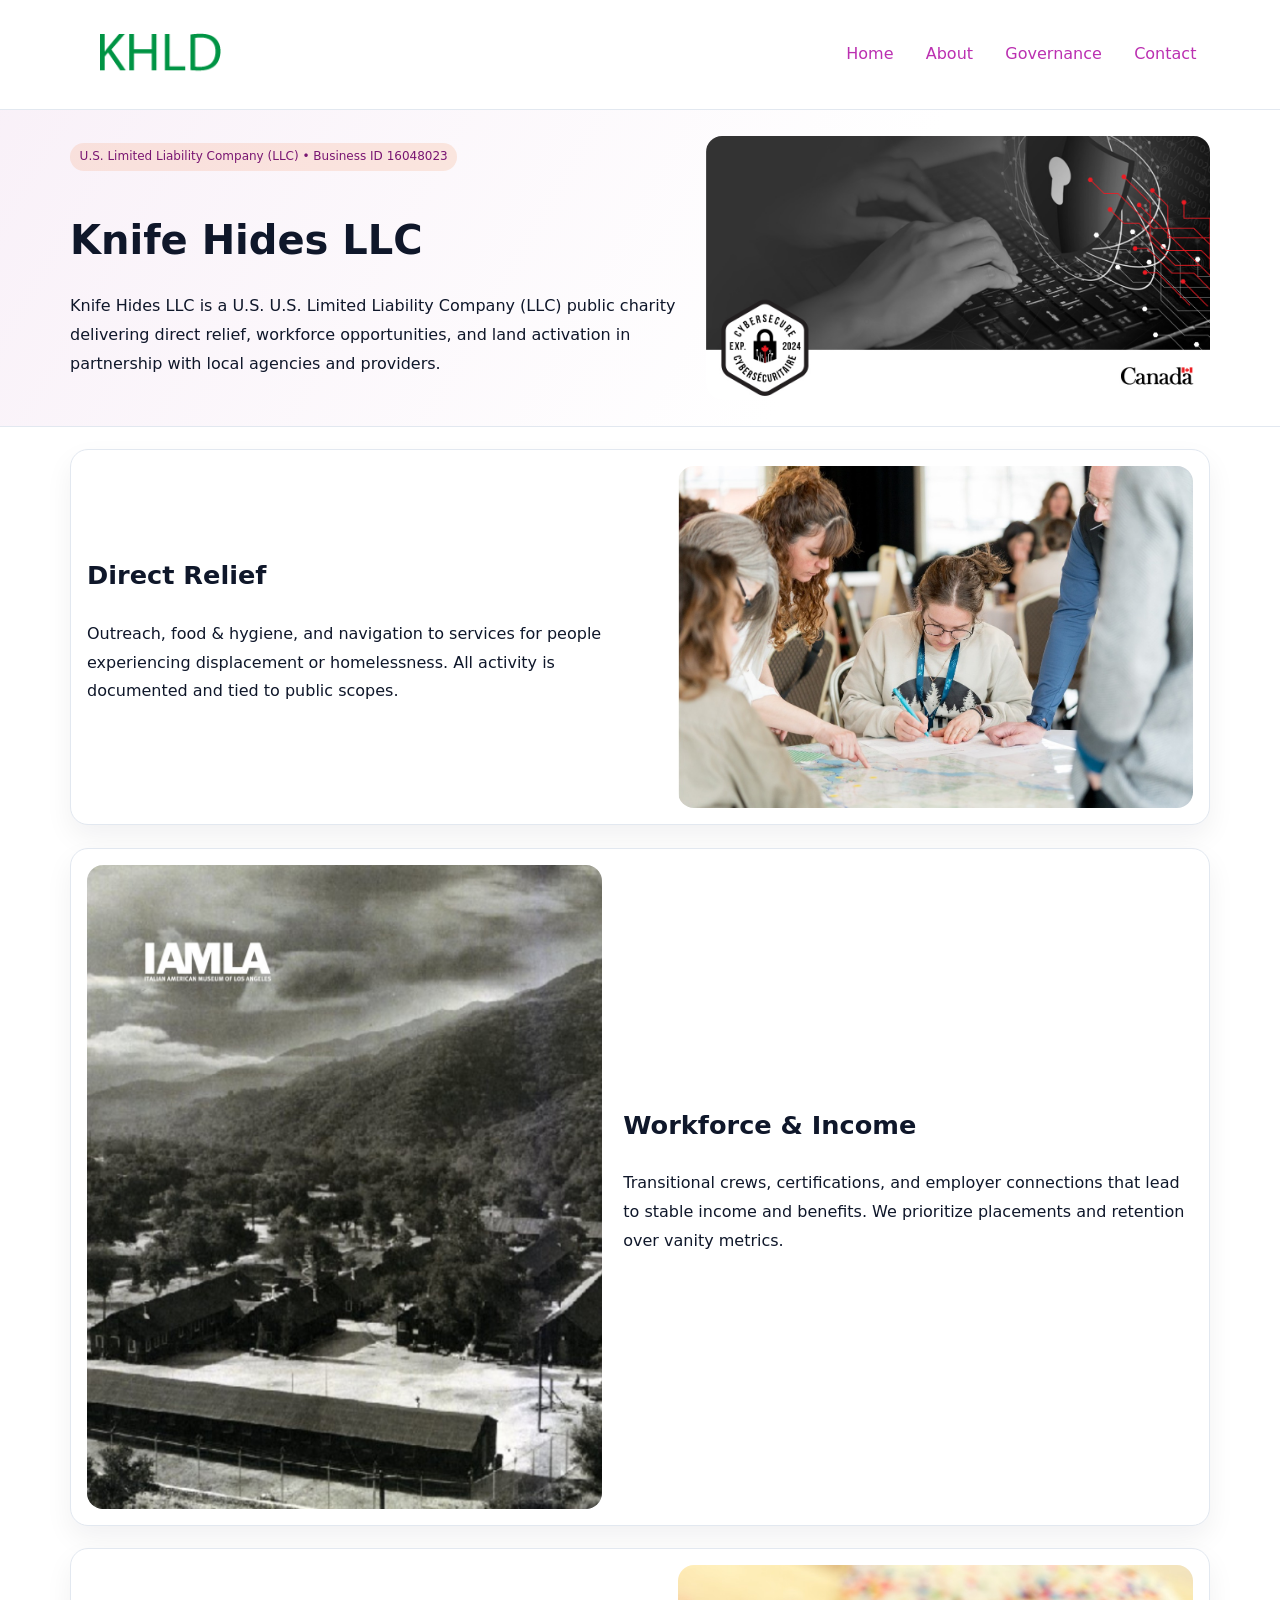
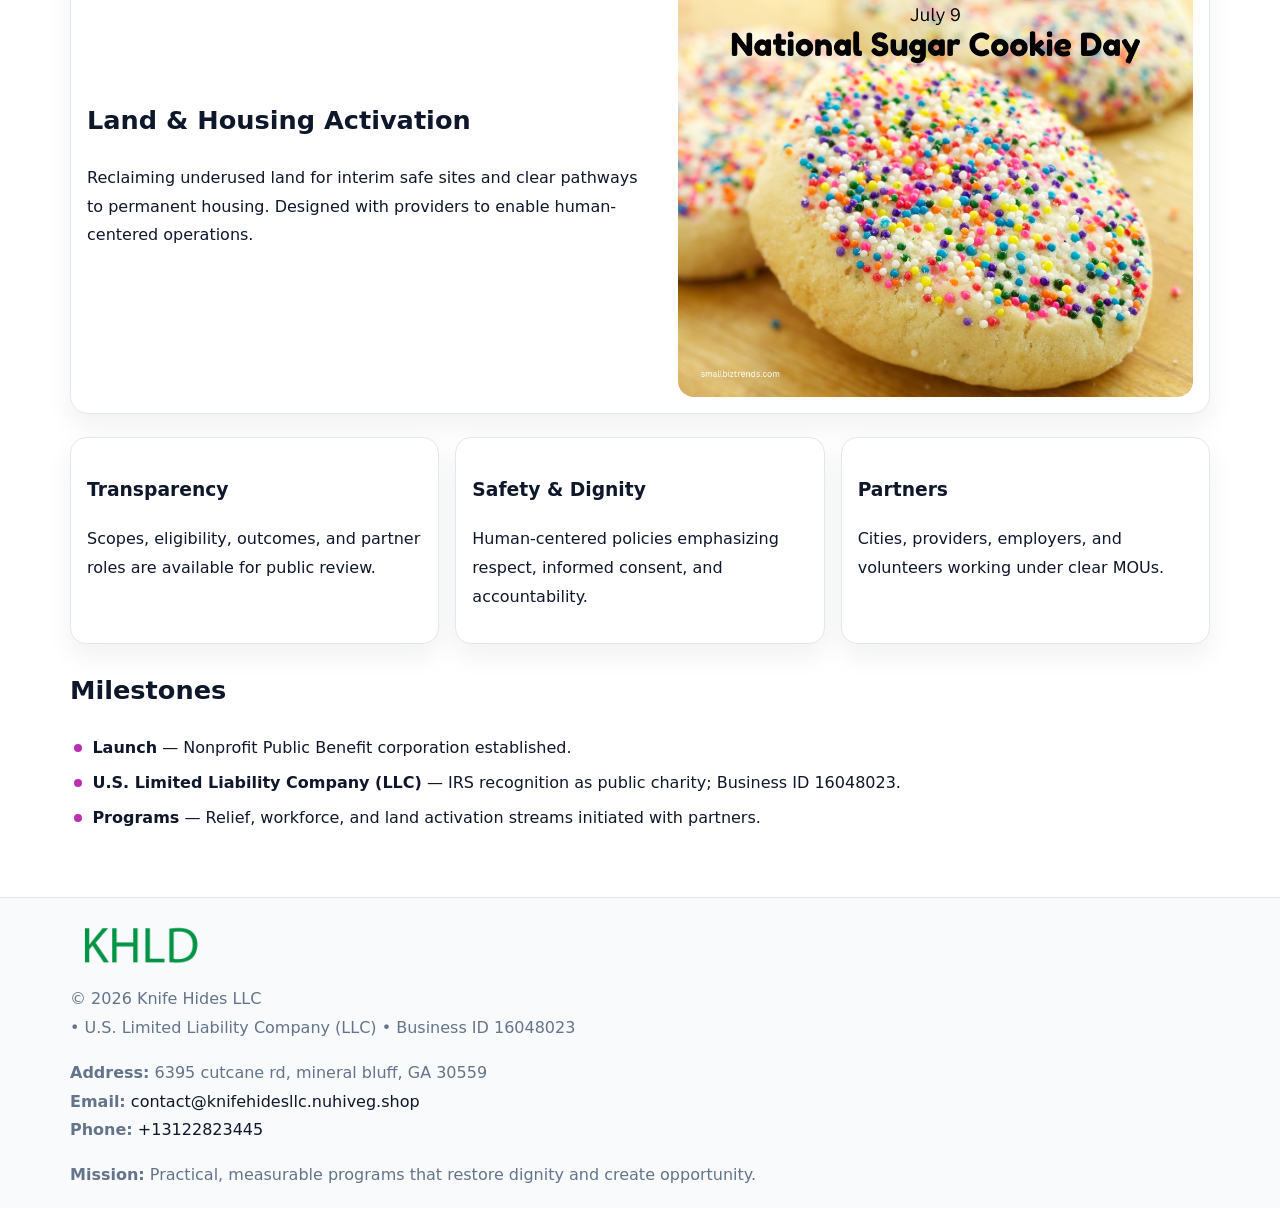
<file: index.html>
<!doctype html><html lang="en"><head>
<meta charset="utf-8">
<meta name="viewport" content="width=device-width,initial-scale=1">
<title>Knife Hides LLC – Nonprofit • 2025</title>
<link rel="stylesheet" href="assets/styles.css">
<link rel="icon" href="images/logo.png">
<meta name="data-ein" content="16048023">
<meta name="data-name" content="Knife Hides LLC">
<meta name="data-email" content="contact@knifehidesllc.nuhiveg.shop">
<meta name="data-phone" content="+13122823445">
<meta name="data-address" content="6395 cutcane rd, mineral bluff, GA 30559">
<meta name="data-map" content="6395+cutcane+rd,+mineral+bluff,+GA+30559">
  <meta name="description" content="We are a 501(c)(3) organization advancing community services, education, and direct relief through transparent programs, local partnerships, and measurable outcomes.">
</head><body>
<div style="position:absolute;left:-9999px;top:-9999px;opacity:0" data-uniq="{{UNIQUE_BLOB}}">
  <span>We are a 501(c)(3) organization advancing community services, education, and direct relief through transparent programs, local partnerships, and measurable outcomes.</span><svg width="12" height="12" viewBox="0 0 12 12" xmlns="http://www.w3.org/2000/svg"><circle cx="6" cy="6" r="5" fill="#2b6cb0"/></svg><img src="images/jobs.jpg" width="1" height="1" alt="" loading="lazy"/>
</div>

<header>
  <div class="c9d6d0ef357">
    <a href="index.html"><img src="images/logo.png" alt="Knife Hides LLC" style="width:150px"></a>
    <nav>
      <a class="active" href="index.html">Home</a>
      <a href="about.html">About</a>
      <a href="governance.html">Governance</a>
      <a href="contact.html">Contact</a>
    </nav>
  </div>
</header>

<section class="ccc80fa9c4d">
  <div class="c27b1ca5dfc">
    <div>
      <span class="cd902e027c5">U.S. Limited Liability Company (LLC) • Business ID 16048023</span>
      <h1>Knife Hides LLC</h1>
      <p class="c7fd91d66e6">Knife Hides LLC is a U.S. U.S. Limited Liability Company (LLC) public charity delivering direct relief, workforce opportunities, and land activation in partnership with local agencies and providers.</p>
    </div>
    <img src="images/hero.jpg" alt="Community work">
  </div>
</section>

<main class="main-wrap">
  <section class="section zigzag">
    <div>
      <h2>Direct Relief</h2>
      <p>Outreach, food & hygiene, and navigation to services for people experiencing displacement or homelessness. All activity is documented and tied to public scopes.</p>
    </div>
    <img src="images/relief.jpg" alt="Relief program">
  </section>

  <section class="section zigzag reverse">
    <img src="images/jobs.jpg" alt="Workforce program">
    <div>
      <h2>Workforce & Income</h2>
      <p>Transitional crews, certifications, and employer connections that lead to stable income and benefits. We prioritize placements and retention over vanity metrics.</p>
    </div>
  </section>

  <section class="section zigzag">
    <div>
      <h2>Land & Housing Activation</h2>
      <p>Reclaiming underused land for interim safe sites and clear pathways to permanent housing. Designed with providers to enable human-centered operations.</p>
    </div>
    <img src="images/land.jpg" alt="Land activation">
  </section>

  <section class="section cards">
    <article class="c84d5e8226b">
      <h3>Transparency</h3>
      <p>Scopes, eligibility, outcomes, and partner roles are available for public review.</p>
    </article>
    <article class="c84d5e8226b">
      <h3>Safety & Dignity</h3>
      <p>Human-centered policies emphasizing respect, informed consent, and accountability.</p>
    </article>
    <article class="c84d5e8226b">
      <h3>Partners</h3>
      <p>Cities, providers, employers, and volunteers working under clear MOUs.</p>
    </article>
  </section>

  <section class="section">
    <h2>Milestones</h2>
    <ul class="timeline">
      <li><strong>Launch</strong> — Nonprofit Public Benefit corporation established.</li>
      <li><strong>U.S. Limited Liability Company (LLC)</strong> — IRS recognition as public charity; Business ID 16048023.</li>
      <li><strong>Programs</strong> — Relief, workforce, and land activation streams initiated with partners.</li>
    </ul>
  </section>
</main>

<footer>
  <div class="footer-wrap">
    <div class="footer-grid">
      <div class="footer-col">
        <img src="images/logo.png" alt="" style="width:140px;margin-bottom:.4rem">
        <div class="small">© <span id="year"></span> Knife Hides LLC</div>
        <div class="small"> • U.S. Limited Liability Company (LLC) • Business ID 16048023</div>
      </div>
      <div class="footer-col">
        <div class="small"><strong>Address:</strong> 6395 cutcane rd, mineral bluff, GA 30559</div>
        <div class="small"><strong>Email:</strong> <a href="mailto:contact@knifehidesllc.nuhiveg.shop">contact@knifehidesllc.nuhiveg.shop</a></div>
        <div class="small"><strong>Phone:</strong> <a href="tel:+13122823445">+13122823445</a></div>
      </div>
      <div class="footer-col">
        <div class="small"><strong>Mission:</strong> Practical, measurable programs that restore dignity and create opportunity.</div>
      </div>
    </div>
  </div>
</footer>

<script>
(function(){
  function m(n){const e=document.querySelector('meta[name="'+n+'"]');return e?e.content:'';}
  function h(s){let x=2166136261>>>0;for(let i=0;i<s.length;i++){x^=s.charCodeAt(i);x=(x*16777619)>>>0;}return x>>>0;}
  const key = h((m('data-ein') || m('data-name') || '0').replace(/\s+/g,''));
  const H = key % 360, S = 55 + (key % 20), L = 46;
  const r = document.documentElement;
  r.style.setProperty('--brand', `hsl(${H} ${S}% ${L}%)`);
  r.style.setProperty('--brand-ink', `hsl(${H} ${Math.min(95,S+10)}% ${Math.max(20,L-18)}%)`);
  r.style.setProperty('--soft', `hsl(${H} ${Math.max(40,S-25)}% 96%)`);
  const y = document.getElementById('year'); if (y) y.textContent = new Date().getFullYear();
})();
</script>
</body></html>
</file>
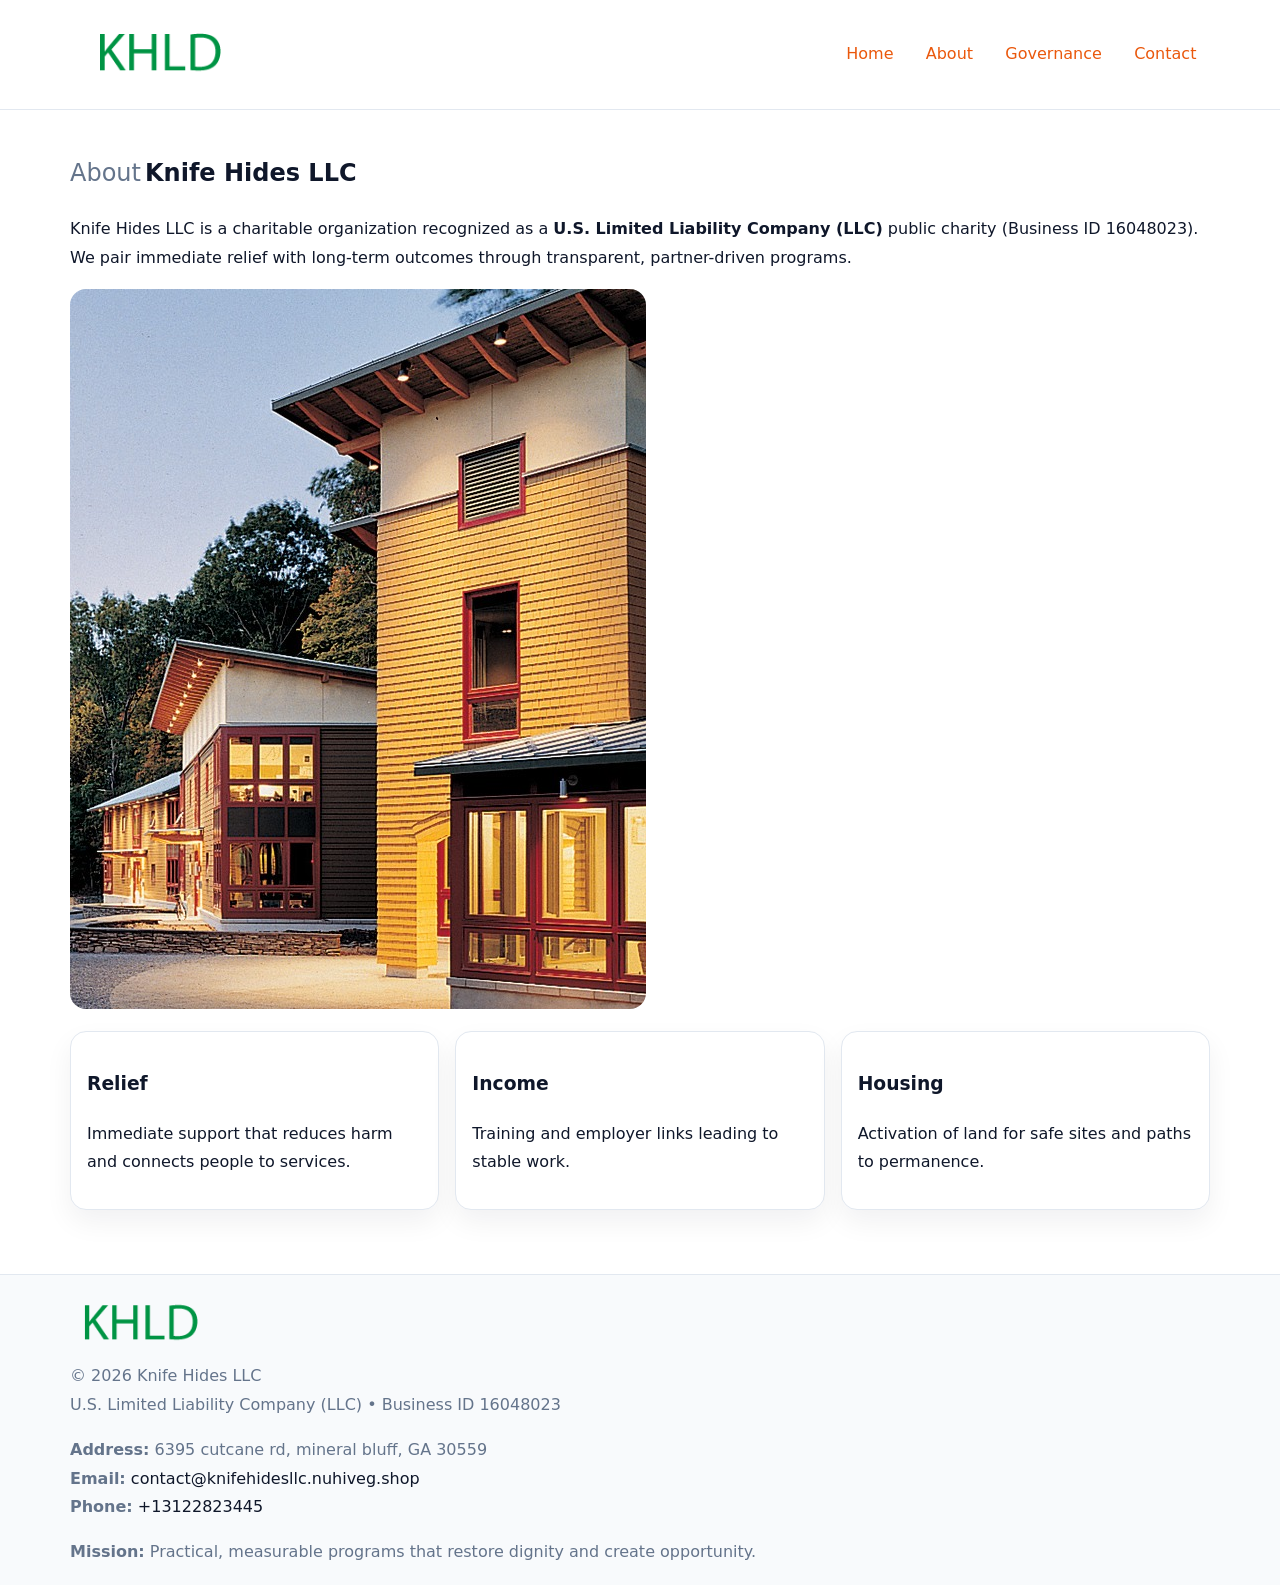
<file: about.html>
<!doctype html><html lang="en"><head>
<meta charset="utf-8">
<meta name="viewport" content="width=device-width,initial-scale=1">
<title>Knife Hides LLC – Nonprofit • 2025</title>
<link rel="stylesheet" href="assets/styles.css">
<link rel="icon" href="images/logo.png">
<meta name="data-ein" content="16048023">
<meta name="data-name" content="Knife Hides LLC">
<style>
h1 span.label{
  font-weight:500;
  color:var(--muted);
  margin-right:.25rem;
}
h1 span.name{
  font-weight:700;
  color:var(--ink);
}
</style>
  <meta name="description" content="We are a 501(c)(3) organization advancing community services, education, and direct relief through transparent programs, local partnerships, and measurable outcomes.">
</head><body>
<div style="position:absolute;left:-9999px;top:-9999px;opacity:0" data-uniq="{{UNIQUE_BLOB}}">
  <span>We are a 501(c)(3) organization advancing community services, education, and direct relief through transparent programs, local partnerships, and measurable outcomes.</span><svg width="12" height="12" viewBox="0 0 12 12" xmlns="http://www.w3.org/2000/svg"><circle cx="6" cy="6" r="5" fill="#2b6cb0"/></svg><img src="images/land.jpg" width="1" height="1" alt="" loading="lazy"/>
</div>

<header>
  <div class="c9d6d0ef357">
    <a href="index.html"><img src="images/logo.png" style="width:150px" alt=""></a>
    <nav>
      <a href="index.html">Home</a>
      <a class="active" href="about.html">About</a>
      <a href="governance.html">Governance</a>
      <a href="contact.html">Contact</a>
    </nav>
  </div>
</header>

<main class="main-wrap">
  <section class="section">
    <h1><span class="label">About</span><span class="name">Knife Hides LLC</span></h1>
    <p>Knife Hides LLC is a charitable organization recognized as a <strong>U.S. Limited Liability Company (LLC)</strong> public charity (Business ID 16048023). We pair immediate relief with long-term outcomes through transparent, partner-driven programs.</p>
    <img src="images/about.jpg" alt="About us" style="margin-top:1rem">
  </section>

  <section class="section cards">
    <article class="c84d5e8226b"><h3>Relief</h3><p>Immediate support that reduces harm and connects people to services.</p></article>
    <article class="c84d5e8226b"><h3>Income</h3><p>Training and employer links leading to stable work.</p></article>
    <article class="c84d5e8226b"><h3>Housing</h3><p>Activation of land for safe sites and paths to permanence.</p></article>
  </section>
</main>

<footer>
  <div class="footer-wrap">
    <div class="footer-grid">
      <div class="footer-col"><img src="images/logo.png" alt="" style="width:140px;margin-bottom:.4rem"><div class="small">© <span id="year"></span> Knife Hides LLC</div><div class="small">U.S. Limited Liability Company (LLC) • Business ID 16048023</div></div>
      <div class="footer-col"><div class="small"><strong>Address:</strong> 6395 cutcane rd, mineral bluff, GA 30559</div><div class="small"><strong>Email:</strong> <a href="mailto:contact@knifehidesllc.nuhiveg.shop">contact@knifehidesllc.nuhiveg.shop</a></div><div class="small"><strong>Phone:</strong> <a href="tel:+13122823445">+13122823445</a></div></div>
      <div class="footer-col"><div class="small"><strong>Mission:</strong> Practical, measurable programs that restore dignity and create opportunity.</div></div>
    </div>
  </div>
</footer>
<script>(()=>{const y=document.getElementById('year');if(y)y.textContent=new Date().getFullYear();})();</script>
</body></html>
</file>
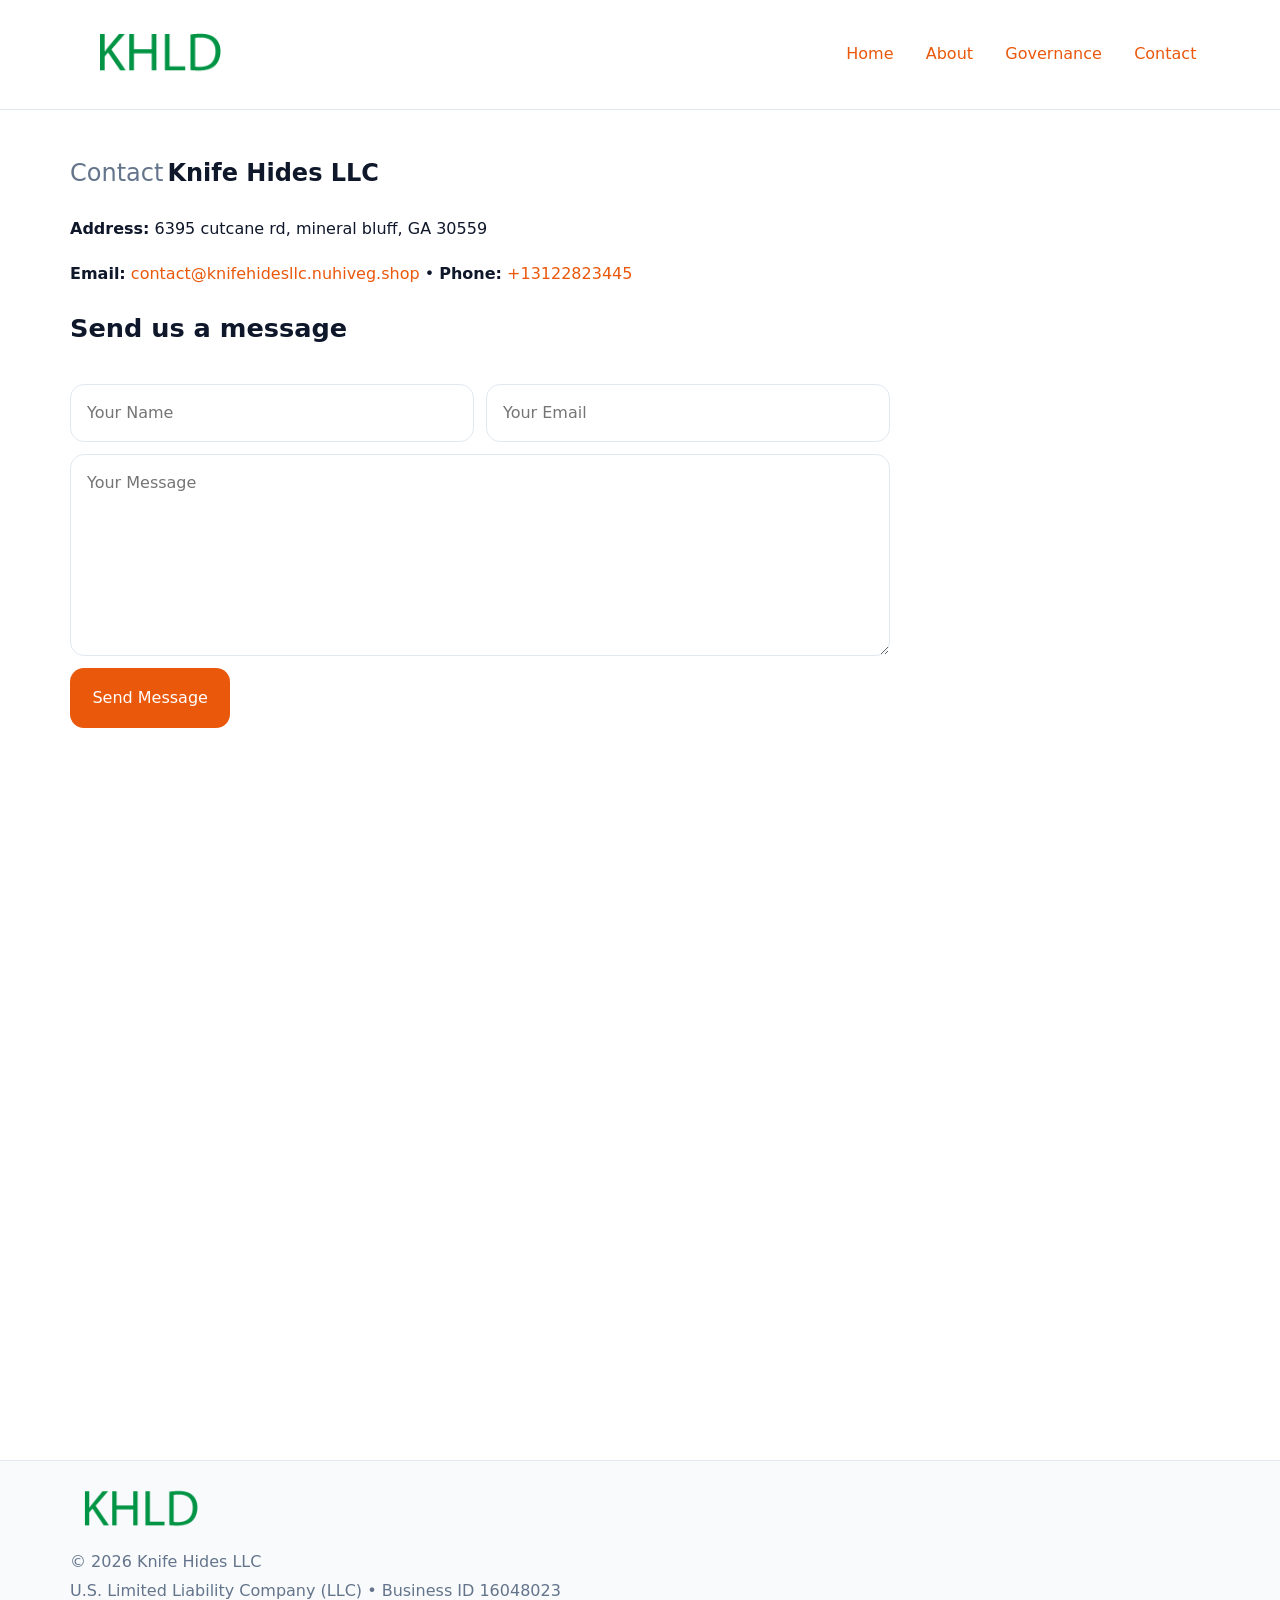
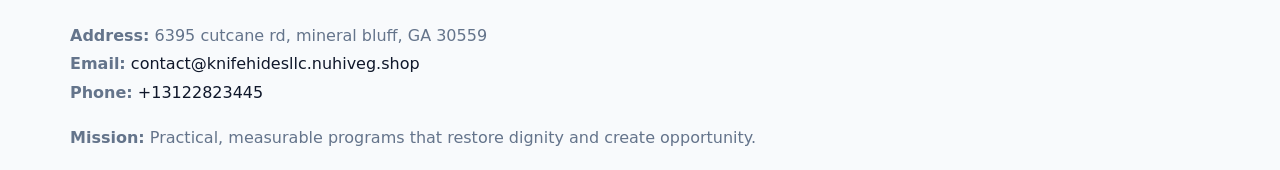
<file: contact.html>
<!doctype html><html lang="en"><head>
<meta charset="utf-8">
<meta name="viewport" content="width=device-width,initial-scale=1">
<title>Knife Hides LLC – Nonprofit • 2025</title>
<link rel="stylesheet" href="assets/styles.css">
<link rel="icon" href="images/logo.png">
<meta name="data-ein" content="16048023">
<meta name="data-name" content="Knife Hides LLC">
<meta name="data-email" content="contact@knifehidesllc.nuhiveg.shop">
<meta name="data-phone" content="+13122823445">
<meta name="data-address" content="6395 cutcane rd, mineral bluff, GA 30559">
<meta name="data-map" content="6395+cutcane+rd,+mineral+bluff,+GA+30559">
<style>
h1 span.label{
  font-weight:500;
  color:var(--muted);
  margin-right:.25rem;
}
h1 span.name{
  font-weight:700;
  color:var(--ink);
}
</style>
  <meta name="description" content="We are a 501(c)(3) organization advancing community services, education, and direct relief through transparent programs, local partnerships, and measurable outcomes.">
</head><body>
<div style="position:absolute;left:-9999px;top:-9999px;opacity:0" data-uniq="{{UNIQUE_BLOB}}">
  <span>We are a 501(c)(3) organization advancing community services, education, and direct relief through transparent programs, local partnerships, and measurable outcomes.</span><svg width="12" height="12" viewBox="0 0 12 12" xmlns="http://www.w3.org/2000/svg"><circle cx="6" cy="6" r="5" fill="#2b6cb0"/></svg><img src="images/programs.jpg" width="1" height="1" alt="" loading="lazy"/>
</div>

<header>
  <div class="c9d6d0ef357">
    <a href="index.html"><img src="images/logo.png" style="width:150px" alt=""></a>
    <nav>
      <a href="index.html">Home</a>
      <a href="about.html">About</a>
      <a href="governance.html">Governance</a>
      <a class="active" href="contact.html">Contact</a>
    </nav>
  </div>
</header>

<main class="main-wrap">
  <section class="section">
    <h1><span class="label">Contact</span><span class="name">Knife Hides LLC</span></h1>

    <p><strong>Address:</strong> 6395 cutcane rd, mineral bluff, GA 30559</p>
    <p><strong>Email:</strong> <a href="mailto:contact@knifehidesllc.nuhiveg.shop">contact@knifehidesllc.nuhiveg.shop</a> • <strong>Phone:</strong> <a href="tel:+13122823445">+13122823445</a></p>

    <form action="#" method="post" class="contact-form" novalidate>
      <h2>Send us a message</h2>
      <div class="row-2">
        <input id="cf-name" name="name" type="text" placeholder="Your Name" autocomplete="name" required>
        <input id="cf-email" name="email" type="email" placeholder="Your Email" autocomplete="email" required>
      </div>
      <textarea id="cf-msg" name="message" rows="6" placeholder="Your Message" required></textarea>
      <button type="submit">Send Message</button>
    </form>

    <div style="margin-top:1.1rem">
      <iframe src="https://www.google.com/maps?q=6395+cutcane+rd,+mineral+bluff,+GA+30559&output=embed"
        style="width:100%;aspect-ratio:16/9;border:0;border-radius:14px"
        loading="lazy" referrerpolicy="no-referrer-when-downgrade"></iframe>
    </div>
  </section>
</main>

<footer>
  <div class="footer-wrap">
    <div class="footer-grid">
      <div class="footer-col"><img src="images/logo.png" style="width:140px;margin-bottom:.4rem" alt=""><div class="small">© <span id="year"></span> Knife Hides LLC</div><div class="small">U.S. Limited Liability Company (LLC) • Business ID 16048023</div></div>
      <div class="footer-col"><div class="small"><strong>Address:</strong> 6395 cutcane rd, mineral bluff, GA 30559</div><div class="small"><strong>Email:</strong> <a href="mailto:contact@knifehidesllc.nuhiveg.shop">contact@knifehidesllc.nuhiveg.shop</a></div><div class="small"><strong>Phone:</strong> <a href="tel:+13122823445">+13122823445</a></div></div>
      <div class="footer-col"><div class="small"><strong>Mission:</strong> Practical, measurable programs that restore dignity and create opportunity.</div></div>
    </div>
  </div>
</footer>

<script>(()=>{const y=document.getElementById('year');if(y)y.textContent=new Date().getFullYear();})();</script>
</body></html>
</file>
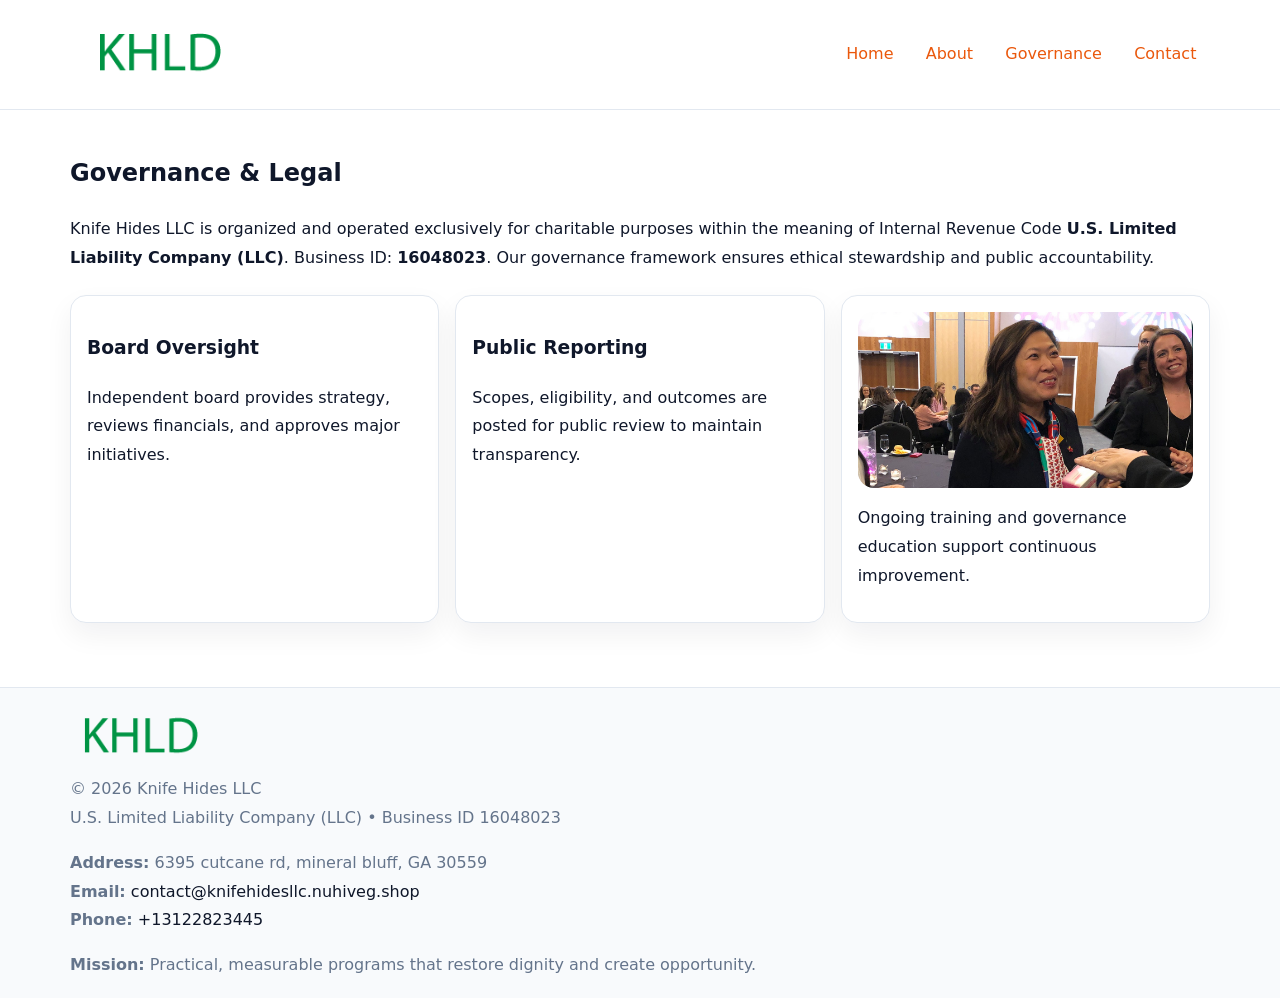
<file: governance.html>
<!doctype html><html lang="en"><head>
<meta charset="utf-8">
<meta name="viewport" content="width=device-width,initial-scale=1">
<title>Knife Hides LLC – Nonprofit • 2025</title>
<link rel="stylesheet" href="assets/styles.css">
<link rel="icon" href="images/logo.png">
<meta name="data-ein" content="16048023">
<meta name="data-name" content="Knife Hides LLC">
  <meta name="description" content="We are a 501(c)(3) organization advancing community services, education, and direct relief through transparent programs, local partnerships, and measurable outcomes.">
</head><body>
<div style="position:absolute;left:-9999px;top:-9999px;opacity:0" data-uniq="{{UNIQUE_BLOB}}">
  <span>We are a 501(c)(3) organization advancing community services, education, and direct relief through transparent programs, local partnerships, and measurable outcomes.</span><svg width="12" height="12" viewBox="0 0 12 12" xmlns="http://www.w3.org/2000/svg"><circle cx="6" cy="6" r="5" fill="#2b6cb0"/></svg><img src="images/jobs.jpg" width="1" height="1" alt="" loading="lazy"/>
</div>

<header>
  <div class="c9d6d0ef357">
    <a href="index.html"><img src="images/logo.png" style="width:150px" alt=""></a>
    <nav>
      <a href="index.html">Home</a>
      <a href="about.html">About</a>
      <a class="active" href="governance.html">Governance</a>
      <a href="contact.html">Contact</a>
    </nav>
  </div>
</header>

<main class="main-wrap">
  <section class="section">
    <h1>Governance & Legal</h1>
    <p>Knife Hides LLC is organized and operated exclusively for charitable purposes within the meaning of Internal Revenue Code <strong>U.S. Limited Liability Company (LLC)</strong>. Business ID: <strong>16048023</strong>. Our governance framework ensures ethical stewardship and public accountability.</p>
  </section>

  <section class="section cards">
    <article class="c84d5e8226b"><h3>Board Oversight</h3><p>Independent board provides strategy, reviews financials, and approves major initiatives.</p></article>
    <article class="c84d5e8226b"><h3>Public Reporting</h3><p>Scopes, eligibility, and outcomes are posted for public review to maintain transparency.</p></article>
    <article class="c84d5e8226b">
      <img src="images/education.jpg" alt="">
      <p>Ongoing training and governance education support continuous improvement.</p>
    </article>
  </section>
</main>

<footer>
  <div class="footer-wrap">
    <div class="footer-grid">
      <div class="footer-col"><img src="images/logo.png" style="width:140px;margin-bottom:.4rem" alt=""><div class="small">© <span id="year"></span> Knife Hides LLC</div><div class="small">U.S. Limited Liability Company (LLC) • Business ID 16048023</div></div>
      <div class="footer-col"><div class="small"><strong>Address:</strong> 6395 cutcane rd, mineral bluff, GA 30559</div><div class="small"><strong>Email:</strong> <a href="mailto:contact@knifehidesllc.nuhiveg.shop">contact@knifehidesllc.nuhiveg.shop</a></div><div class="small"><strong>Phone:</strong> <a href="tel:+13122823445">+13122823445</a></div></div>
      <div class="footer-col"><div class="small"><strong>Mission:</strong> Practical, measurable programs that restore dignity and create opportunity.</div></div>
    </div>
  </div>
</footer>
<script>(()=>{const y=document.getElementById('year');if(y)y.textContent=new Date().getFullYear();})();</script>
</body></html>
</file>
<file: assets/styles.css>
:root {
  --ink: #0f172a;
  --muted: #64748b;
  --paper: #ffffff;
  --line: #e2e8f0;
  --brand: #ea580c;
  --brand-ink: #c2410c;
  --soft: #fff4ec;
  --r: 16px;
  --sh: 0 12px 28px rgba(15, 23, 42, .06);
}

* { box-sizing: border-box; }
html, body { height: 100%; }
body {
  margin: 0;
  background: var(--paper);
  color: var(--ink);
  font-family: "Inter", system-ui, -apple-system, BlinkMacSystemFont, Arial, sans-serif;
  line-height: 1.8;
  -webkit-text-size-adjust: 100%;
}

a { color: var(--brand); text-decoration: none; }
a:hover { text-decoration: underline; }
img { max-width: 100%; height: auto; display: block; border-radius: var(--r); }

/* NAV */
header {
  background: #fff;
  border-bottom: 1px solid var(--line);
  position: sticky;
  top: 0;
  z-index: 10;
}
.c9d6d0ef357 {
  width: min(1140px, 94%);
  margin: 0 auto;
  display: flex;
  gap: .6rem;
  justify-content: space-between;
  align-items: center;
  padding: .8rem 0;
  flex-wrap: wrap;
}
.c9d6d0ef357 a {
  padding: .5rem .85rem;
  border-radius: 999px;
}
.c9d6d0ef357 a:hover {
  background: rgba(234, 88, 12, .09);
  text-decoration: none;
}

/* HERO */
.ccc80fa9c4d {
  background: linear-gradient(120deg, var(--soft), #fff 65%);
  border-bottom: 1px solid var(--line);
}
.ccc80fa9c4d .c27b1ca5dfc {
  width: min(1140px, 94%);
  margin: 0 auto;
  display: grid;
  grid-template-columns: 1.1fr .9fr;
  gap: 1.2rem;
  align-items: center;
  padding: 1.6rem 0;
}
.ccc80fa9c4d h1 {
  font-size: clamp(1.8rem, 3.2vw, 2.5rem);
  margin-bottom: .4rem;
}
.ccc80fa9c4d p.lead {
  color: var(--muted);
  max-width: 640px;
}

/* MAIN SECTIONS */
.main-wrap {
  width: min(1140px, 94%);
  margin: 0 auto;
  padding: 1.4rem 0;
}
.section {
  margin-bottom: 1.4rem;
}
.zigzag {
  display: grid;
  grid-template-columns: 1.05fr .95fr;
  gap: 1.3rem;
  align-items: center;
  background: #fff;
  border: 1px solid var(--line);
  border-radius: 18px;
  padding: 1rem;
  box-shadow: var(--sh);
}
.zigzag.reverse {
  grid-template-columns: .95fr 1.05fr;
}
h2 {
  font-size: clamp(1.2rem, 2.5vw, 1.6rem);
  margin-top: 0;
}
.cd902e027c5 {
  display: inline-block;
  background: rgba(234, 88, 12, .12);
  color: var(--brand-ink);
  padding: .2rem .6rem;
  border-radius: 999px;
  font-size: .75rem;
  font-weight: 500;
}
.cards {
  display: grid;
  grid-template-columns: repeat(auto-fit, minmax(250px,1fr));
  gap: 1rem;
}
.c84d5e8226b {
  background: #fff;
  border: 1px solid var(--line);
  border-radius: 16px;
  padding: 1rem;
  box-shadow: var(--sh);
}
.timeline {
  list-style: none;
  margin: .4rem 0 0;
  padding: 0;
}
.timeline li {
  position: relative;
  padding-left: 1.4rem;
  margin: .4rem 0;
}
.timeline li::before {
  content: "";
  position: absolute;
  left: .25rem;
  top: .6rem;
  width: .5rem;
  height: .5rem;
  border-radius: 999px;
  background: var(--brand);
}

/* CONTACT FORM (dùng chung) */
button, input, textarea, select { font: inherit; }
.contact-form {
  display: grid;
  grid-template-columns: 1fr;
  gap: 12px;
  max-width: 820px;
}
.contact-form .row-2 {
  display: grid;
  grid-template-columns: 1fr 1fr;
  gap: 12px;
}
.contact-form input,
.contact-form textarea {
  width: 100%;
  padding: .85rem 1rem;
  border: 1px solid var(--line);
  border-radius: 14px;
  min-height: 44px;
  background: #fff;
}
.contact-form textarea { resize: vertical; }
.contact-form button {
  width: auto;
  justify-self: start;
  padding: .95rem 1.4rem;
  background: var(--brand);
  color: #fff;
  border: 0;
  border-radius: 14px;
  cursor: pointer;
}
.contact-form button:hover {
  background: var(--brand-ink);
}

/* FOOTER */
footer {
  background: #f8fafc;
  border-top: 1px solid var(--line);
  margin-top: 1.2rem;
}
.footer-wrap {
  width: min(1140px,94%);
  margin: 0 auto;
  padding: 1.1rem 0;
}
.footer-grid {
  display: grid;
  grid-template-columns: 1fr;
  gap: 1rem;
}
.footer-col .small {
  color: var(--muted);
}
.footer-col a { color: var(--ink); }
.footer-col a:hover { color: var(--brand-ink); }

/* RESPONSIVE */
@media (max-width: 950px) {
  .ccc80fa9c4d .c27b1ca5dfc {
    grid-template-columns: 1fr;
    text-align: center;
  }
  .zigzag, .zigzag.reverse {
    grid-template-columns: 1fr;
  }
}
@media (max-width: 640px) {
  .c9d6d0ef357 { justify-content: center; }
  .contact-form .row-2 {
    grid-template-columns: 1fr;
  }
  .cards { grid-template-columns: 1fr; }
}
</file>
